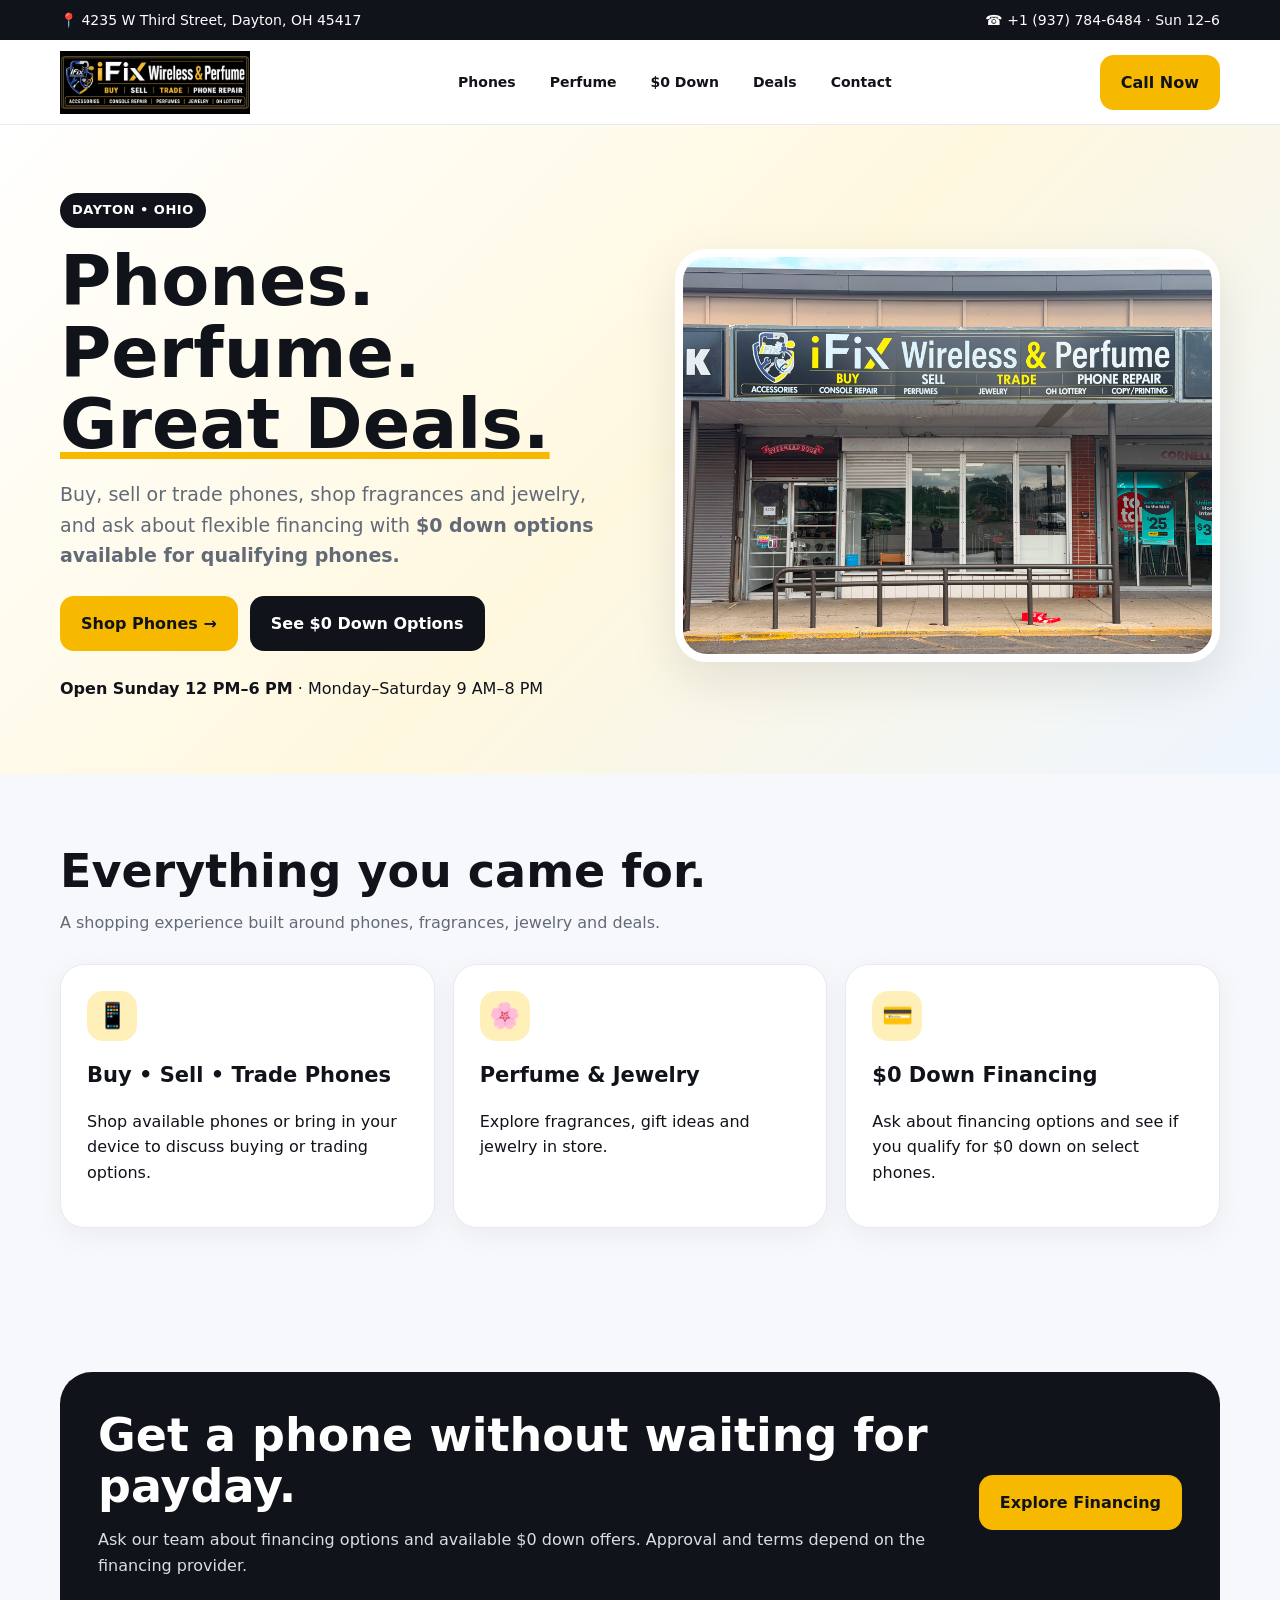
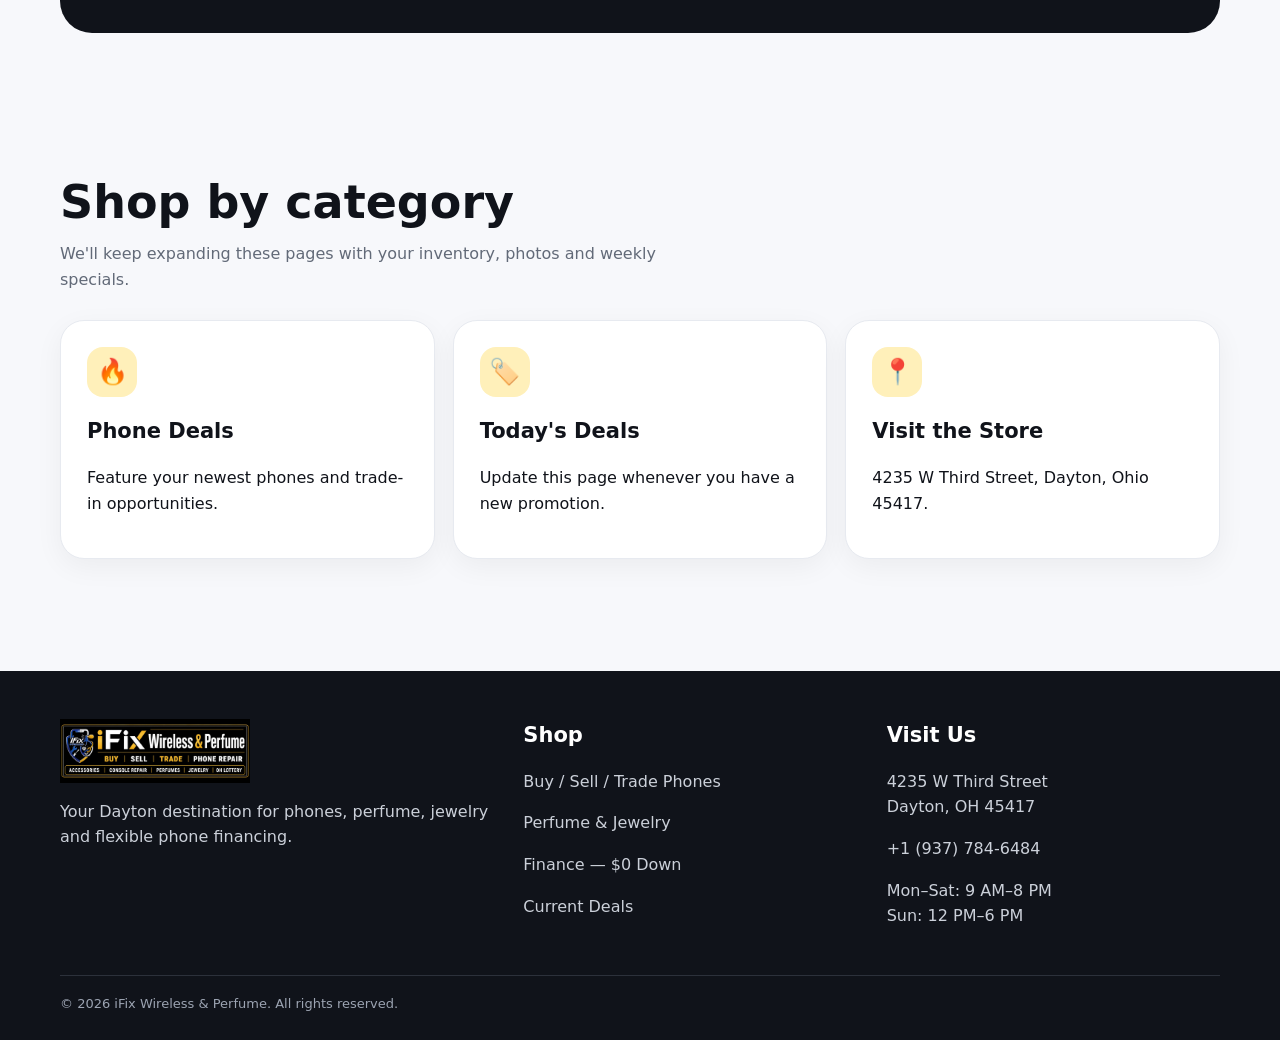
<file: index.html>
<!doctype html><html lang="en"><head><meta charset="utf-8"><meta name="viewport" content="width=device-width,initial-scale=1"><title>iFix Wireless & Perfume | Phones, Perfume & $0 Down Financing</title><meta name="description" content="Shop phones, buy sell trade devices, discover perfume and jewelry, and ask about $0 down financing at iFix Wireless & Perfume in Dayton, Ohio."><link rel="stylesheet" href="style.css"></head><body><div class="topbar"><div class="container"><span>📍 4235 W Third Street, Dayton, OH 45417</span><span>☎ +1 (937) 784-6484 · Sun 12–6</span></div></div><header class="header"><div class="container nav"><a href="index.html"><img class="logo" src="assets/ifix-logo.jpeg" alt="iFix Wireless & Perfume logo"></a><nav class="links"><a href="phones.html">Phones</a><a href="perfume.html">Perfume</a><a href="finance.html">$0 Down</a><a href="deals.html">Deals</a><a href="contact.html">Contact</a></nav><a class="btn btn-primary" href="tel:+19377846484">Call Now</a></div></header><main><section class="hero"><div class="container hero-grid"><div><span class="eyebrow">DAYTON • OHIO</span><h1>Phones. Perfume. <span style="text-decoration:underline;text-decoration-color:#f6b900">Great Deals.</span></h1><p class="lead">Buy, sell or trade phones, shop fragrances and jewelry, and ask about flexible financing with <strong>$0 down options available for qualifying phones.</strong></p><div class="hero-actions"><a class="btn btn-primary" href="phones.html">Shop Phones →</a><a class="btn btn-dark" href="finance.html">See $0 Down Options</a></div><p><strong>Open Sunday 12 PM–6 PM</strong> · Monday–Saturday 9 AM–8 PM</p></div><div class="hero-photo"><img src="assets/storefront.jpeg" alt="iFix Wireless & Perfume storefront"></div></div></section>
<section class="section"><div class="container"><div class="section-head"><div><h2>Everything you came for.</h2><p>A shopping experience built around phones, fragrances, jewelry and deals.</p></div></div><div class="cards"><a class="card" href="phones.html"><div class="icon">📱</div><h3>Buy • Sell • Trade Phones</h3><p>Shop available phones or bring in your device to discuss buying or trading options.</p></a><a class="card" href="perfume.html"><div class="icon">🌸</div><h3>Perfume & Jewelry</h3><p>Explore fragrances, gift ideas and jewelry in store.</p></a><a class="card" href="finance.html"><div class="icon">💳</div><h3>$0 Down Financing</h3><p>Ask about financing options and see if you qualify for $0 down on select phones.</p></a></div></div></section>
<section class="section"><div class="container"><div class="promo"><div><h2>Get a phone without waiting for payday.</h2><p>Ask our team about financing options and available $0 down offers. Approval and terms depend on the financing provider.</p></div><a class="btn btn-primary" href="finance.html">Explore Financing</a></div></div></section>
<section class="section"><div class="container"><div class="section-head"><div><h2>Shop by category</h2><p>We'll keep expanding these pages with your inventory, photos and weekly specials.</p></div></div><div class="cards"><a class="card" href="phones.html"><div class="icon">🔥</div><h3>Phone Deals</h3><p>Feature your newest phones and trade-in opportunities.</p></a><a class="card" href="deals.html"><div class="icon">🏷️</div><h3>Today's Deals</h3><p>Update this page whenever you have a new promotion.</p></a><a class="card" href="contact.html"><div class="icon">📍</div><h3>Visit the Store</h3><p>4235 W Third Street, Dayton, Ohio 45417.</p></a></div></div></section></main><footer class="footer"><div class="container footer-grid"><div><img class="logo" src="assets/ifix-logo.jpeg" alt="iFix Wireless & Perfume logo"><p>Your Dayton destination for phones, perfume, jewelry and flexible phone financing.</p></div><div><h3>Shop</h3><p><a href="phones.html">Buy / Sell / Trade Phones</a></p><p><a href="perfume.html">Perfume & Jewelry</a></p><p><a href="finance.html">Finance — $0 Down</a></p><p><a href="deals.html">Current Deals</a></p></div><div><h3>Visit Us</h3><p>4235 W Third Street<br>Dayton, OH 45417</p><p><a href="tel:+19377846484">+1 (937) 784-6484</a></p><p>Mon–Sat: 9 AM–8 PM<br>Sun: 12 PM–6 PM</p></div></div><div class="container footer-bottom">© 2026 iFix Wireless & Perfume. All rights reserved.</div></footer></body></html>
</file>
<file: style.css>
:root{--ink:#10131a;--muted:#626a78;--gold:#f6b900;--blue:#1769ff;--pink:#ff3f8e;--bg:#f7f8fb;--white:#fff;--line:#e7eaf0;--shadow:0 18px 50px rgba(16,19,26,.10);--radius:24px}
*{box-sizing:border-box}html{scroll-behavior:smooth}body{margin:0;font-family:Inter,ui-sans-serif,system-ui,-apple-system,BlinkMacSystemFont,"Segoe UI",sans-serif;color:var(--ink);background:var(--bg);line-height:1.6}a{color:inherit;text-decoration:none}img{max-width:100%;display:block}.container{width:min(1160px,92%);margin:auto}
.topbar{background:#10131a;color:#fff;font-size:14px}.topbar .container{display:flex;justify-content:space-between;gap:20px;padding:9px 0}
.header{background:#fff;position:sticky;top:0;z-index:20;border-bottom:1px solid var(--line)}.nav{display:flex;align-items:center;justify-content:space-between;gap:24px;min-height:84px}.logo{width:190px;height:auto;object-fit:contain}.links{display:flex;align-items:center;gap:8px;flex-wrap:wrap}.links a{padding:10px 13px;border-radius:12px;font-weight:700;font-size:14px}.links a:hover{background:#f1f3f7}
.btn{display:inline-flex;align-items:center;justify-content:center;gap:8px;padding:13px 19px;border-radius:14px;font-weight:800;border:2px solid transparent;transition:.2s}.btn-primary{background:var(--gold);color:#10131a}.btn-primary:hover{transform:translateY(-2px)}.btn-dark{background:#10131a;color:#fff}.btn-outline{border-color:#d9dde5;background:#fff}
.hero{padding:68px 0 56px;background:linear-gradient(135deg,#fff 0%,#fff8df 52%,#eef5ff 100%)}.hero-grid{display:grid;grid-template-columns:1.02fr .98fr;gap:48px;align-items:center}.eyebrow{display:inline-flex;background:#10131a;color:#fff;padding:7px 12px;border-radius:999px;font-size:13px;font-weight:800;letter-spacing:.04em}h1{font-size:clamp(42px,6vw,70px);line-height:1.02;margin:18px 0}h2{font-size:clamp(30px,4vw,46px);line-height:1.1;margin:0 0 14px}h3{margin:0 0 8px;font-size:21px}.lead{font-size:19px;color:var(--muted);max-width:650px}.hero-actions{display:flex;gap:12px;flex-wrap:wrap;margin:25px 0}.hero-photo{border-radius:32px;box-shadow:var(--shadow);overflow:hidden;border:8px solid #fff}.hero-photo img{width:100%;aspect-ratio:4/3;object-fit:cover}
.section{padding:72px 0}.section-head{display:flex;justify-content:space-between;gap:24px;align-items:end;margin-bottom:28px}.section-head p{color:var(--muted);max-width:650px;margin:0}.cards{display:grid;grid-template-columns:repeat(3,1fr);gap:18px}.card{background:#fff;border:1px solid var(--line);border-radius:var(--radius);padding:26px;box-shadow:0 8px 28px rgba(16,19,26,.05)}.card:hover{transform:translateY(-3px);transition:.2s;box-shadow:var(--shadow)}.icon{width:50px;height:50px;border-radius:16px;display:grid;place-items:center;font-size:25px;background:#fff0ba;margin-bottom:18px}
.promo{background:#10131a;color:#fff;border-radius:32px;padding:38px;display:grid;grid-template-columns:1fr auto;gap:28px;align-items:center}.promo h2{color:#fff}.promo p{color:#d9dde5}.page-hero{padding:54px 0;background:linear-gradient(135deg,#fff8df,#eef5ff)}.page-hero h1{font-size:52px}
.deal-grid{display:grid;grid-template-columns:repeat(2,1fr);gap:20px}.deal{background:#fff;border:1px solid var(--line);border-radius:26px;padding:28px;position:relative;overflow:hidden}.deal.hot{border:2px solid var(--gold)}.deal .tag{position:absolute;right:20px;top:20px;background:var(--pink);color:#fff;padding:6px 10px;border-radius:999px;font-size:12px;font-weight:900}.badge{display:inline-block;background:#eaf2ff;color:#1769ff;padding:5px 9px;border-radius:999px;font-size:12px;font-weight:800}
.contact-grid{display:grid;grid-template-columns:1fr 1fr;gap:22px}.info{display:grid;gap:14px}.info-row{background:#fff;border:1px solid var(--line);padding:19px;border-radius:18px}.footer{background:#10131a;color:#fff;padding:48px 0 25px;margin-top:40px}.footer-grid{display:grid;grid-template-columns:1.3fr 1fr 1fr;gap:30px}.footer p,.footer a{color:#cbd0d9}.footer-bottom{border-top:1px solid #2c313b;margin-top:30px;padding-top:18px;font-size:13px;color:#9ca4b2}.notice{background:#fff4c9;border:1px solid #f0d36d;padding:15px 18px;border-radius:16px;color:#5f4b00}
@media(max-width:850px){.hero-grid,.contact-grid,.footer-grid{grid-template-columns:1fr}.cards{grid-template-columns:1fr 1fr}.promo{grid-template-columns:1fr}.links{display:none}.nav{min-height:72px}.logo{width:155px}}
@media(max-width:560px){.topbar .container{display:block;text-align:center}.hero{padding-top:44px}.cards,.deal-grid{grid-template-columns:1fr}h1{font-size:43px}.page-hero h1{font-size:42px}.section{padding:52px 0}}
</file>
